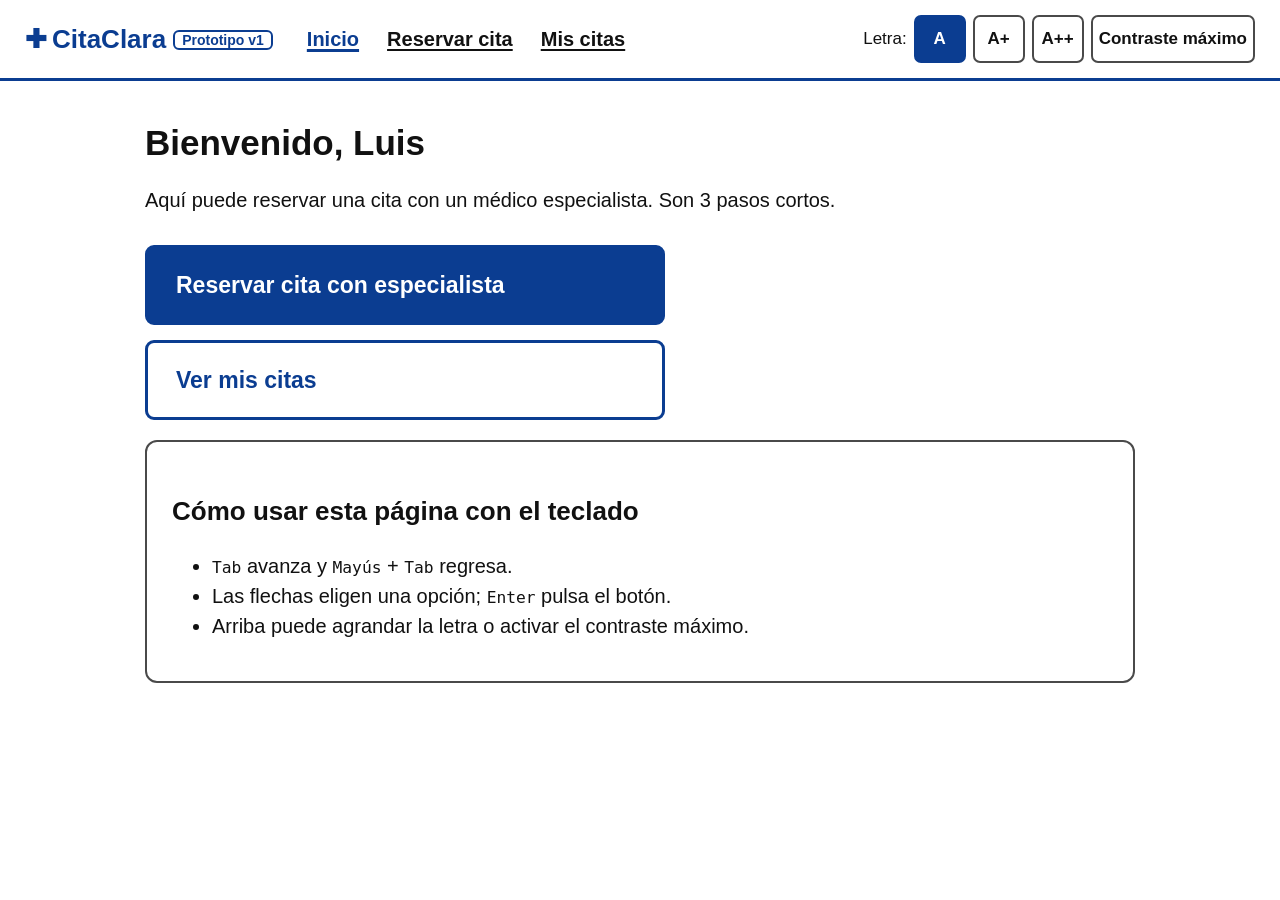
<file: prototipo/v1/index.html>
<!doctype html>
<html lang="es">
<head>
  <meta charset="utf-8">
  <meta name="viewport" content="width=device-width, initial-scale=1">
  <title>CitaClara · Reservar cita de especialidad (v1)</title>
  <link rel="stylesheet" href="styles.css">
</head>
<body>
  <a class="saltar" href="#contenido" data-saltar>Saltar al contenido principal</a>

  <header class="cabecera">
    <div class="marca"><span class="logo" aria-hidden="true">✚</span>CitaClara<span class="version">Prototipo v1</span></div>
    <nav aria-label="Menú principal">
      <ul>
        <li><a href="#/inicio" data-menu="inicio">Inicio</a></li>
        <li><a href="#/paso-1" data-menu="paso">Reservar cita</a></li>
        <li><a href="#/mis-citas" data-menu="mis-citas">Mis citas</a></li>
      </ul>
    </nav>
    <div class="ajustes" role="group" aria-label="Ajustes de lectura">
      <span aria-hidden="true">Letra:</span>
      <button type="button" data-tam="1" aria-pressed="true">A<span class="solo-lector"> tamaño normal</span></button>
      <button type="button" data-tam="1.25" aria-pressed="false">A+<span class="solo-lector"> letra grande</span></button>
      <button type="button" data-tam="1.5" aria-pressed="false">A++<span class="solo-lector"> letra muy grande</span></button>
      <button type="button" id="btn-contraste" aria-pressed="false">Contraste máximo</button>
    </div>
  </header>

  <main id="contenido" tabindex="-1">
    <div id="vista"></div>
  </main>

  <!-- Región que anuncia cambios al lector de pantalla -->
  <div id="anuncio" class="solo-lector" aria-live="polite" aria-atomic="true"></div>

  <!-- Diálogo reutilizable de confirmación (Cancelar reserva / Cancelar cita) -->
  <dialog id="dialogo" aria-labelledby="dialogo-titulo" aria-describedby="dialogo-texto">
    <h2 id="dialogo-titulo"></h2>
    <p id="dialogo-texto"></p>
    <div class="acciones">
      <button type="button" class="boton boton--primario" id="dialogo-seguro"></button>
      <button type="button" class="boton boton--secundario" id="dialogo-peligro"></button>
    </div>
  </dialog>

  <script src="observador.js"></script>
  <script src="app.js"></script>
</body>
</html>
</file>
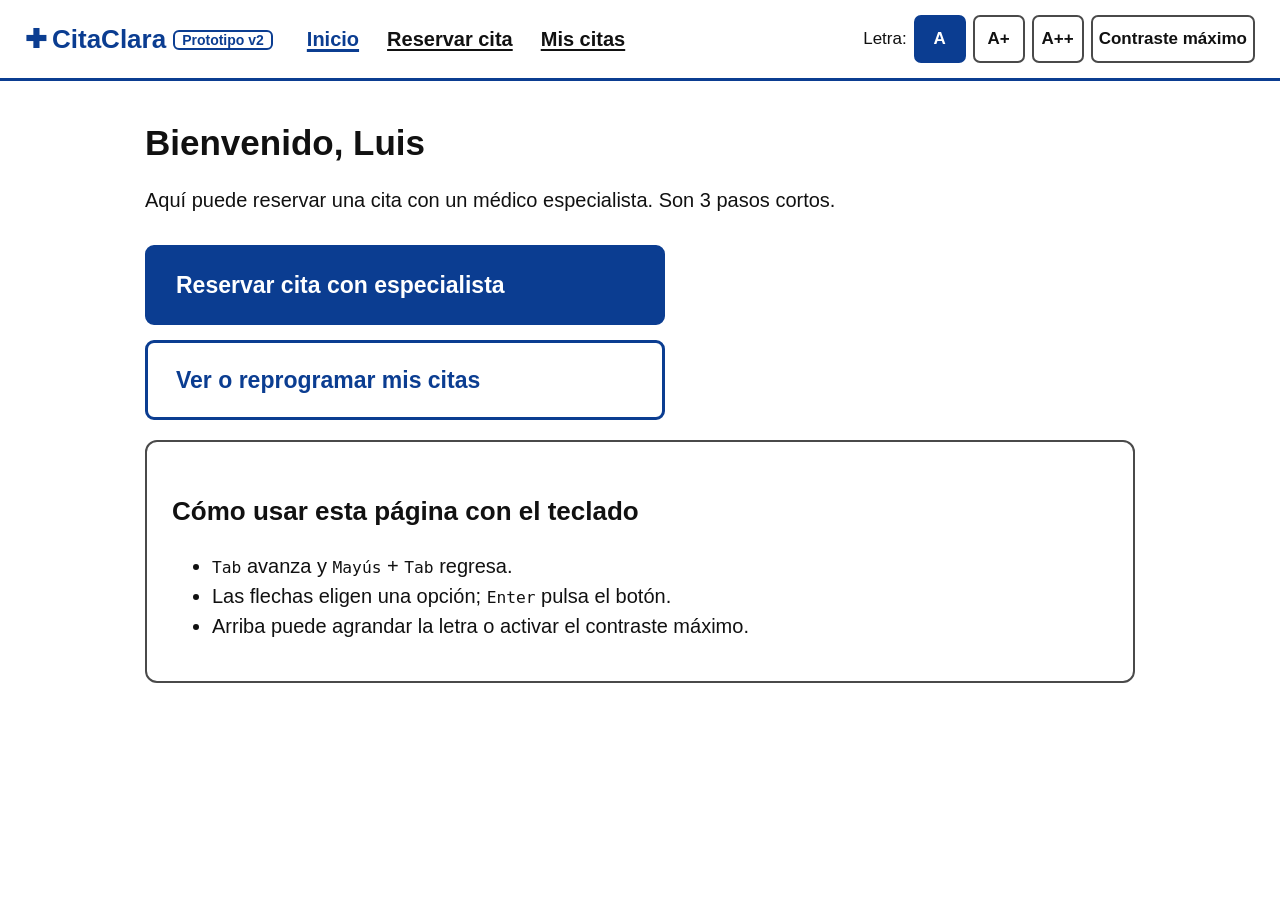
<file: prototipo/v2/index.html>
<!doctype html>
<html lang="es">
<head>
  <meta charset="utf-8">
  <meta name="viewport" content="width=device-width, initial-scale=1">
  <title>CitaClara · Reservar cita de especialidad (v2)</title>
  <link rel="stylesheet" href="styles.css">
</head>
<body>
  <a class="saltar" href="#contenido" data-saltar>Saltar al contenido principal</a>

  <header class="cabecera">
    <div class="marca"><span class="logo" aria-hidden="true">✚</span>CitaClara<span class="version">Prototipo v2</span></div>
    <nav aria-label="Menú principal">
      <ul>
        <li><a href="#/inicio" data-menu="inicio">Inicio</a></li>
        <li><a href="#/paso-1" data-menu="paso">Reservar cita</a></li>
        <li><a href="#/mis-citas" data-menu="mis-citas">Mis citas</a></li>
      </ul>
    </nav>
    <div class="ajustes" role="group" aria-label="Ajustes de lectura">
      <span aria-hidden="true">Letra:</span>
      <button type="button" data-tam="1" aria-pressed="true">A<span class="solo-lector"> tamaño normal</span></button>
      <button type="button" data-tam="1.25" aria-pressed="false">A+<span class="solo-lector"> letra grande</span></button>
      <button type="button" data-tam="1.5" aria-pressed="false">A++<span class="solo-lector"> letra muy grande</span></button>
      <button type="button" id="btn-contraste" aria-pressed="false">Contraste máximo</button>
    </div>
  </header>

  <main id="contenido" tabindex="-1">
    <div id="vista"></div>
  </main>

  <!-- Región que anuncia cambios al lector de pantalla -->
  <div id="anuncio" class="solo-lector" aria-live="polite" aria-atomic="true"></div>

  <!-- Diálogo reutilizable de confirmación (Cancelar reserva / Cancelar cita) -->
  <dialog id="dialogo" aria-labelledby="dialogo-titulo" aria-describedby="dialogo-texto">
    <h2 id="dialogo-titulo"></h2>
    <p id="dialogo-texto"></p>
    <div class="acciones">
      <button type="button" class="boton boton--primario" id="dialogo-seguro"></button>
      <button type="button" class="boton boton--secundario" id="dialogo-peligro"></button>
    </div>
  </dialog>

  <script src="observador.js"></script>
  <script src="app.js"></script>
</body>
</html>
</file>
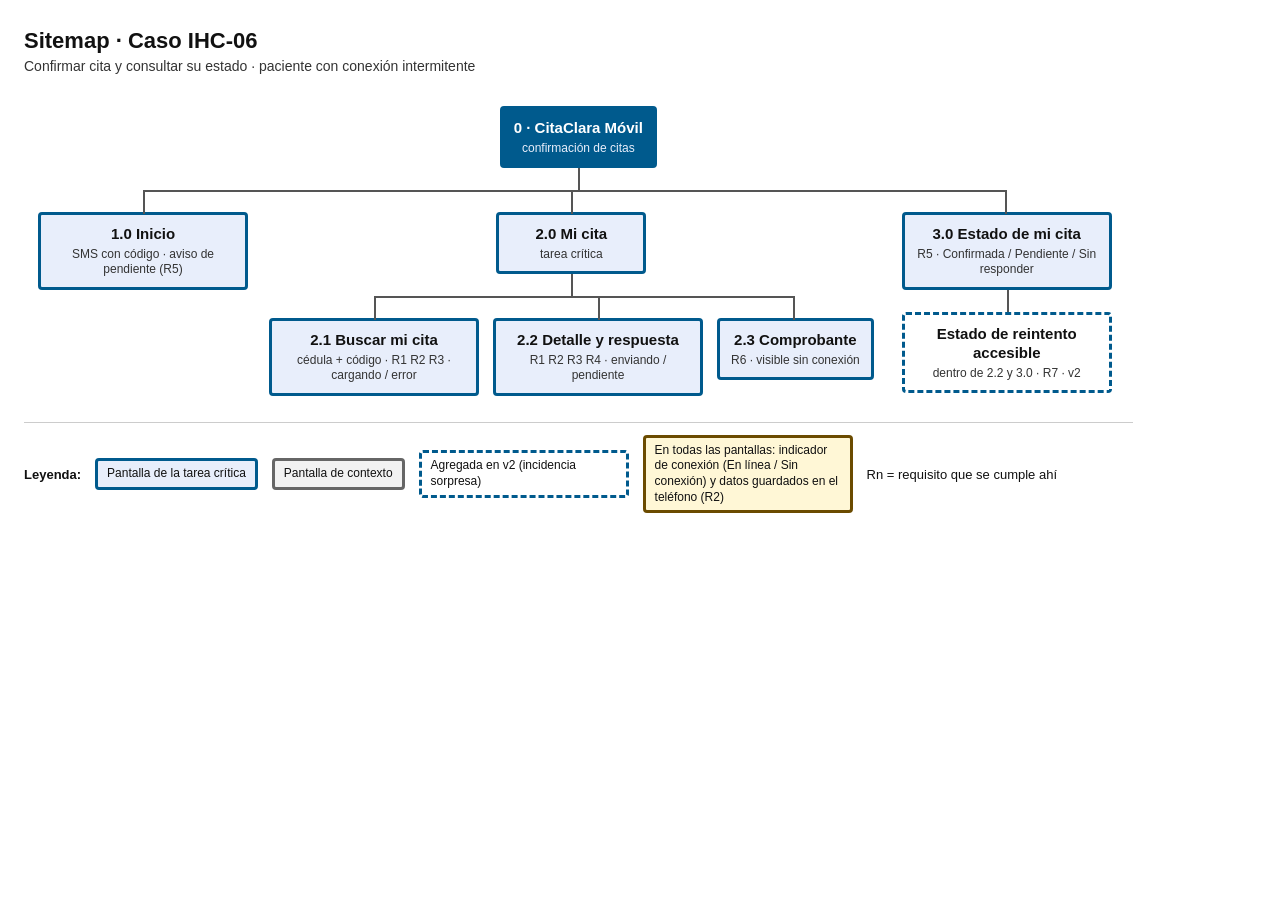
<file: diagramas/sitemap.html>
<!doctype html><html lang="es"><head><meta charset="utf-8"><title>Sitemap · Caso IHC-06</title><style>
*{box-sizing:border-box} body{margin:0;padding:28px 24px;font-family:Arial,Helvetica,sans-serif;background:#fff;color:#111;display:inline-block}
h1{font-size:22px;margin:0 0 4px} p.sub{margin:0 0 10px;color:#333;font-size:14px}
.tree ul{padding-top:22px;position:relative;display:flex;justify-content:center;margin:0;padding-left:0}
.tree li{list-style:none;text-align:center;position:relative;padding:22px 7px 0}
.tree li::before,.tree li::after{content:'';position:absolute;top:0;right:50%;border-top:2px solid #555;width:50%;height:22px}
.tree li::after{right:auto;left:50%;border-left:2px solid #555}
.tree li:only-child::after,.tree li:only-child::before{display:none}
.tree li:only-child{padding-top:0}
.tree li:first-child::before,.tree li:last-child::after{border:0 none}
.tree li:last-child::before{border-right:2px solid #555}
.tree ul ul::before{content:'';position:absolute;top:0;left:50%;border-left:2px solid #555;width:0;height:22px}
.n{display:inline-block;min-width:150px;max-width:210px;padding:9px 11px;border:3px solid #005a8d;background:#e8eefb;border-radius:4px;font-size:14px;line-height:1.3}
.n b{display:block;font-size:15px}
.n small{display:block;font-size:12px;color:#333;margin-top:3px}
.raiz{background:#005a8d;color:#fff}.raiz small{color:#e8eefb}
.ctx{border-color:#666;background:#f2f2f2}
.nuevo{border-style:dashed;background:#fff}
.ley{display:flex;gap:14px;flex-wrap:wrap;margin-top:26px;font-size:13px;align-items:center;border-top:1px solid #ccc;padding-top:12px}
.ley .n{min-width:0;font-size:12px;padding:5px 9px}
.glob{background:#fff7d6;border-color:#6b4b00}
</style></head><body><h1>Sitemap · Caso IHC-06</h1><p class="sub">Confirmar cita y consultar su estado · paciente con conexión intermitente</p><div class="tree"><ul><li><div class="n raiz"><b>0 · CitaClara Móvil</b><small>confirmación de citas</small></div><ul><li><div class="n "><b>1.0 Inicio</b><small>SMS con código · aviso de pendiente (R5)</small></div></li><li><div class="n "><b>2.0 Mi cita</b><small>tarea crítica</small></div><ul><li><div class="n "><b>2.1 Buscar mi cita</b><small>cédula + código · R1 R2 R3 · cargando / error</small></div></li><li><div class="n "><b>2.2 Detalle y respuesta</b><small>R1 R2 R3 R4 · enviando / pendiente</small></div></li><li><div class="n "><b>2.3 Comprobante</b><small>R6 · visible sin conexión</small></div></li></ul></li><li><div class="n "><b>3.0 Estado de mi cita</b><small>R5 · Confirmada / Pendiente / Sin responder</small></div><ul><li><div class="n nuevo"><b>Estado de reintento accesible</b><small>dentro de 2.2 y 3.0 · R7 · v2</small></div></li></ul></li></ul></li></ul></div><div class="ley"><strong>Leyenda:</strong><span class="n">Pantalla de la tarea crítica</span><span class="n ctx">Pantalla de contexto</span><span class="n nuevo">Agregada en v2 (incidencia sorpresa)</span><span class="n glob">En todas las pantallas: indicador de conexión (En línea / Sin conexión) y datos guardados en el teléfono (R2)</span><span>Rn = requisito que se cumple ahí</span></div></body></html>
</file>
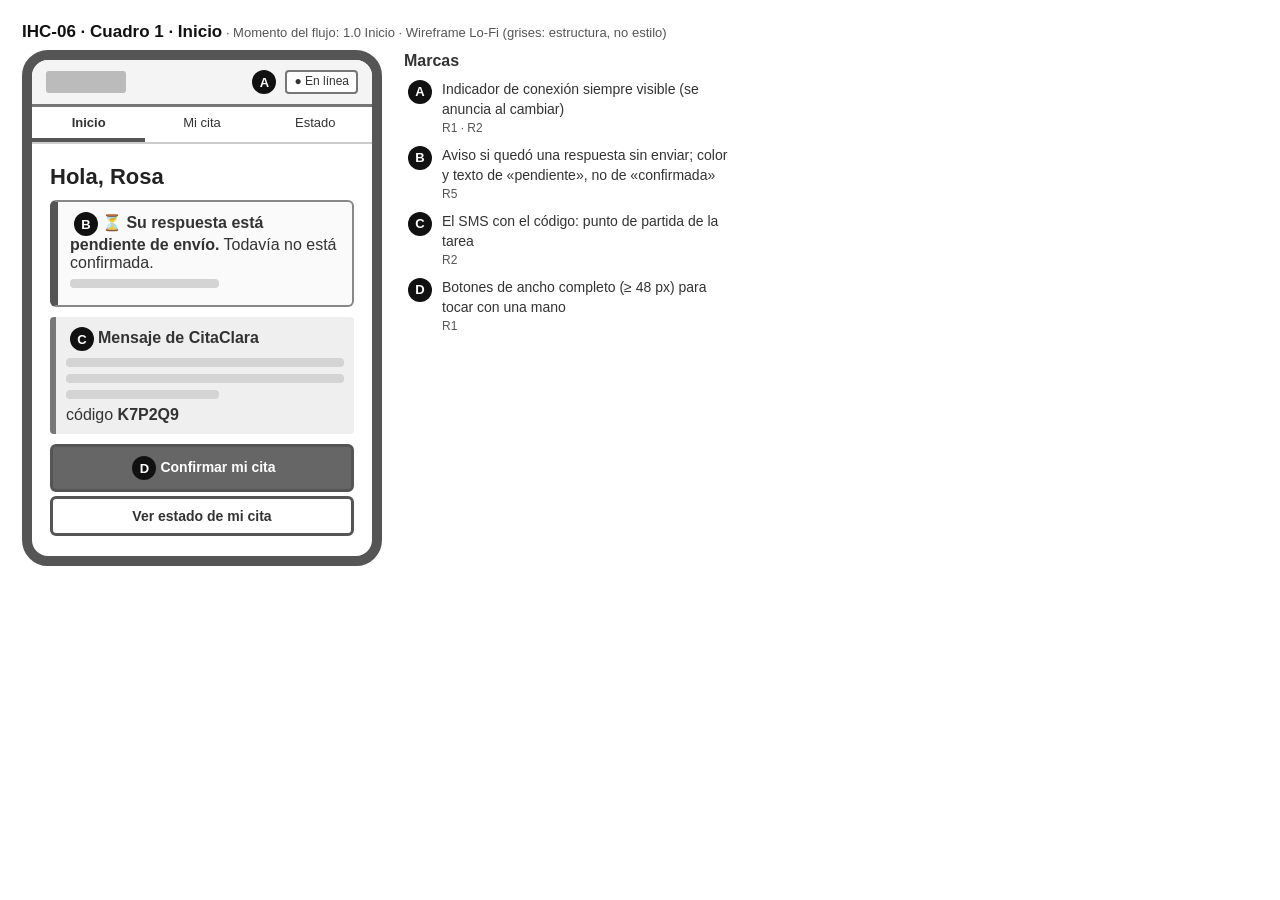
<file: wireframes/fuente/01-inicio.html>
<!doctype html><html lang="es"><head><meta charset="utf-8"><title>IHC-06 · Cuadro 1 · Inicio</title><style>
*{box-sizing:border-box} body{margin:0;padding:22px;background:#fff;font-family:Arial,Helvetica,sans-serif;color:#333;display:inline-block}
.cab{font-size:13px;color:#555;margin:0 0 8px}.cab b{color:#111;font-size:17px}
.lienzo{display:flex;gap:22px;align-items:flex-start}
.frame{border:3px solid #444;border-radius:8px;background:#fff;overflow:hidden}
.frame.esc{width:820px}.frame.mov{width:360px;border-radius:26px;border-width:10px;border-color:#555}
.barra{display:flex;align-items:center;gap:12px;padding:10px 14px;border-bottom:3px solid #777;background:#f4f4f4;font-size:14px}
.barra .logo{width:110px;height:22px;background:#bbb;border-radius:3px}
.barra .menu{display:flex;gap:14px}.barra .menu span{border-bottom:2px solid #999}
.barra .der{margin-left:auto;display:flex;gap:5px}
.chip{border:2px solid #777;border-radius:4px;padding:2px 7px;font-size:12px;background:#fff}
.chip.act{background:#777;color:#fff}
.tabs{display:flex;border-bottom:2px solid #ccc}.tabs span{flex:1;text-align:center;padding:8px 0;font-size:13px}.tabs .act{border-bottom:4px solid #555;font-weight:700}
.cont{padding:16px 18px}
h1{font-size:22px;margin:4px 0 10px;color:#222}
h2{font-size:16px;margin:6px 0 6px;color:#222}
.l{height:9px;background:#d4d4d4;border-radius:4px;margin:7px 0}
.l.c{width:55%}.l.m{width:75%}
.caja{border:2px solid #888;border-radius:6px;padding:10px 12px;margin:10px 0;background:#fafafa}
.caja.aviso{border-left:8px solid #555}
.caja.err{border:3px dashed #333;background:#f0f0f0}
.caja.ok{border:3px solid #333;background:#f0f0f0}
.btn{display:inline-block;border:3px solid #555;border-radius:6px;padding:9px 16px;font-weight:700;font-size:14px;margin:4px 6px 4px 0;background:#fff;color:#333}
.btn.p{background:#666;color:#fff}.btn.g{display:block;width:62%;padding:15px 16px;font-size:16px}.btn.b{display:block;text-align:center;width:100%}
.btn.t{border-color:transparent;text-decoration:underline;padding-left:4px}
.lab{font-weight:700;font-size:15px;margin:10px 0 2px;color:#222}.ay{font-size:12px;color:#666;margin-bottom:5px}
.inp{border:3px solid #666;border-radius:5px;height:40px;width:300px;padding:8px;font-size:14px;color:#777}
.mov .inp{width:100%}
.errtxt{font-weight:700;color:#222;font-size:13px;margin:4px 0}
.campoerr{border-left:7px solid #333;padding-left:10px}
.pasos{display:flex;gap:6px;margin-bottom:6px}.pasos span{border:2px solid #888;border-radius:14px;padding:2px 9px;font-size:11px}.pasos .act{background:#666;color:#fff;border-color:#666}
.horas{display:grid;grid-template-columns:repeat(4,1fr);gap:7px}
.hora{border:3px solid #666;border-radius:6px;padding:7px 8px;font-size:13px}.hora b{display:block;font-size:15px}
.hora.oc{border-style:dashed;background:repeating-linear-gradient(135deg,#eee 0 6px,#fff 6px 12px)}.hora.oc b{text-decoration:line-through}
.hora.sel{border-width:5px}
dl{margin:0}dl div{display:grid;grid-template-columns:130px 1fr;border-bottom:1px solid #ddd;padding:5px 0;font-size:13px}dt{font-weight:700}dd{margin:0}
.m{display:inline-flex;align-items:center;justify-content:center;width:24px;height:24px;border-radius:50%;background:#111;color:#fff;font-weight:700;font-size:13px;margin:0 4px;vertical-align:middle;flex:none}
.notas{width:330px;font-size:14px;line-height:1.4}
.notas h3{margin:0 0 8px;font-size:16px}
.notas li{list-style:none;display:flex;gap:6px;margin:0 0 10px;padding:0}.notas ul{padding:0;margin:0}
.notas .r{font-size:12px;color:#555;display:block}
.cod{font-size:20px;font-weight:800;letter-spacing:2px;color:#222}
.sms{background:#efefef;border-left:6px solid #777;border-radius:4px;padding:10px;margin:10px 0}
.estado{border-top:2px solid #666;margin-top:8px;padding-top:6px;font-weight:700;font-size:13px}
.ins{display:inline-block;border:2px dashed #444;border-radius:12px;padding:1px 8px;font-size:12px;font-weight:700}
.spin{display:inline-block;width:18px;height:18px;border:3px solid #ccc;border-top-color:#555;border-radius:50%;vertical-align:middle;margin-right:6px}
</style></head><body><p class="cab"><b>IHC-06 · Cuadro 1 · Inicio</b> · Momento del flujo: 1.0 Inicio · Wireframe Lo-Fi (grises: estructura, no estilo)</p><div class="lienzo"><div class="frame mov"><div class="barra"><div class="logo" style="width:80px"></div><div class="der"><span class="m">A</span><span class="chip">● En línea</span></div></div><div class="tabs"><span class="act">Inicio</span><span class="">Mi cita</span><span class="">Estado</span></div><div class="cont"><h1>Hola, Rosa</h1><div class="caja aviso"><b><span class="m">B</span>⏳ Su respuesta está pendiente de envío.</b> Todavía no está confirmada.<div class="l c"></div></div><div class="sms"><b><span class="m">C</span>Mensaje de CitaClara</b><div class="l"></div><div class="l"></div><div class="l c"></div>código <b>K7P2Q9</b></div><span class="btn p b"><span class="m">D</span>Confirmar mi cita</span><span class="btn b">Ver estado de mi cita</span></div></div><aside class="notas"><h3>Marcas</h3><ul><li><span class="m">A</span><span>Indicador de conexión siempre visible (se anuncia al cambiar)<span class="r">R1 · R2</span></span></li><li><span class="m">B</span><span>Aviso si quedó una respuesta sin enviar; color y texto de «pendiente», no de «confirmada»<span class="r">R5</span></span></li><li><span class="m">C</span><span>El SMS con el código: punto de partida de la tarea<span class="r">R2</span></span></li><li><span class="m">D</span><span>Botones de ancho completo (≥ 48 px) para tocar con una mano<span class="r">R1</span></span></li></ul></aside></div></body></html>
</file>
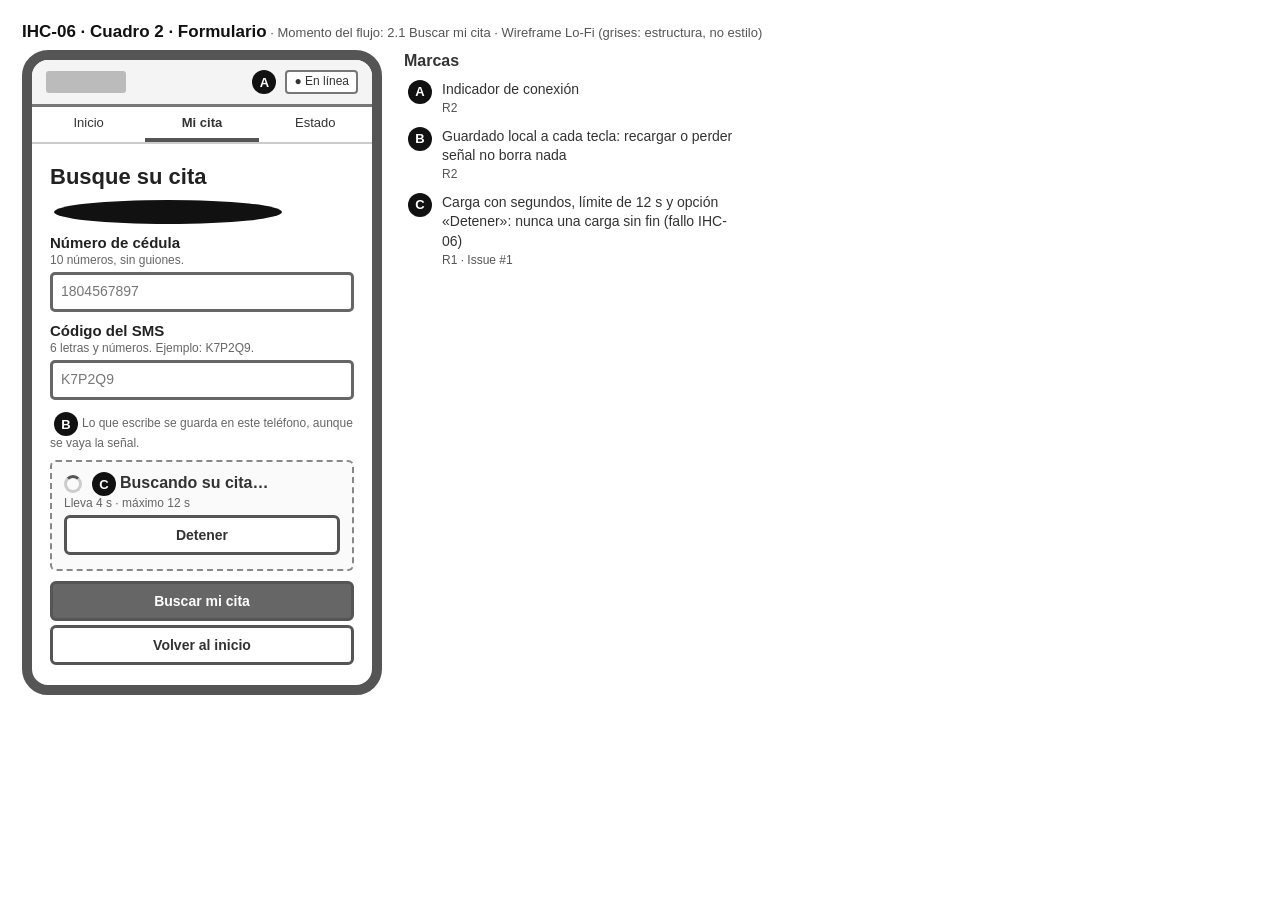
<file: wireframes/fuente/02-formulario.html>
<!doctype html><html lang="es"><head><meta charset="utf-8"><title>IHC-06 · Cuadro 2 · Formulario</title><style>
*{box-sizing:border-box} body{margin:0;padding:22px;background:#fff;font-family:Arial,Helvetica,sans-serif;color:#333;display:inline-block}
.cab{font-size:13px;color:#555;margin:0 0 8px}.cab b{color:#111;font-size:17px}
.lienzo{display:flex;gap:22px;align-items:flex-start}
.frame{border:3px solid #444;border-radius:8px;background:#fff;overflow:hidden}
.frame.esc{width:820px}.frame.mov{width:360px;border-radius:26px;border-width:10px;border-color:#555}
.barra{display:flex;align-items:center;gap:12px;padding:10px 14px;border-bottom:3px solid #777;background:#f4f4f4;font-size:14px}
.barra .logo{width:110px;height:22px;background:#bbb;border-radius:3px}
.barra .menu{display:flex;gap:14px}.barra .menu span{border-bottom:2px solid #999}
.barra .der{margin-left:auto;display:flex;gap:5px}
.chip{border:2px solid #777;border-radius:4px;padding:2px 7px;font-size:12px;background:#fff}
.chip.act{background:#777;color:#fff}
.tabs{display:flex;border-bottom:2px solid #ccc}.tabs span{flex:1;text-align:center;padding:8px 0;font-size:13px}.tabs .act{border-bottom:4px solid #555;font-weight:700}
.cont{padding:16px 18px}
h1{font-size:22px;margin:4px 0 10px;color:#222}
h2{font-size:16px;margin:6px 0 6px;color:#222}
.l{height:9px;background:#d4d4d4;border-radius:4px;margin:7px 0}
.l.c{width:55%}.l.m{width:75%}
.caja{border:2px solid #888;border-radius:6px;padding:10px 12px;margin:10px 0;background:#fafafa}
.caja.aviso{border-left:8px solid #555}
.caja.err{border:3px dashed #333;background:#f0f0f0}
.caja.ok{border:3px solid #333;background:#f0f0f0}
.btn{display:inline-block;border:3px solid #555;border-radius:6px;padding:9px 16px;font-weight:700;font-size:14px;margin:4px 6px 4px 0;background:#fff;color:#333}
.btn.p{background:#666;color:#fff}.btn.g{display:block;width:62%;padding:15px 16px;font-size:16px}.btn.b{display:block;text-align:center;width:100%}
.btn.t{border-color:transparent;text-decoration:underline;padding-left:4px}
.lab{font-weight:700;font-size:15px;margin:10px 0 2px;color:#222}.ay{font-size:12px;color:#666;margin-bottom:5px}
.inp{border:3px solid #666;border-radius:5px;height:40px;width:300px;padding:8px;font-size:14px;color:#777}
.mov .inp{width:100%}
.errtxt{font-weight:700;color:#222;font-size:13px;margin:4px 0}
.campoerr{border-left:7px solid #333;padding-left:10px}
.pasos{display:flex;gap:6px;margin-bottom:6px}.pasos span{border:2px solid #888;border-radius:14px;padding:2px 9px;font-size:11px}.pasos .act{background:#666;color:#fff;border-color:#666}
.horas{display:grid;grid-template-columns:repeat(4,1fr);gap:7px}
.hora{border:3px solid #666;border-radius:6px;padding:7px 8px;font-size:13px}.hora b{display:block;font-size:15px}
.hora.oc{border-style:dashed;background:repeating-linear-gradient(135deg,#eee 0 6px,#fff 6px 12px)}.hora.oc b{text-decoration:line-through}
.hora.sel{border-width:5px}
dl{margin:0}dl div{display:grid;grid-template-columns:130px 1fr;border-bottom:1px solid #ddd;padding:5px 0;font-size:13px}dt{font-weight:700}dd{margin:0}
.m{display:inline-flex;align-items:center;justify-content:center;width:24px;height:24px;border-radius:50%;background:#111;color:#fff;font-weight:700;font-size:13px;margin:0 4px;vertical-align:middle;flex:none}
.notas{width:330px;font-size:14px;line-height:1.4}
.notas h3{margin:0 0 8px;font-size:16px}
.notas li{list-style:none;display:flex;gap:6px;margin:0 0 10px;padding:0}.notas ul{padding:0;margin:0}
.notas .r{font-size:12px;color:#555;display:block}
.cod{font-size:20px;font-weight:800;letter-spacing:2px;color:#222}
.sms{background:#efefef;border-left:6px solid #777;border-radius:4px;padding:10px;margin:10px 0}
.estado{border-top:2px solid #666;margin-top:8px;padding-top:6px;font-weight:700;font-size:13px}
.ins{display:inline-block;border:2px dashed #444;border-radius:12px;padding:1px 8px;font-size:12px;font-weight:700}
.spin{display:inline-block;width:18px;height:18px;border:3px solid #ccc;border-top-color:#555;border-radius:50%;vertical-align:middle;margin-right:6px}
</style></head><body><p class="cab"><b>IHC-06 · Cuadro 2 · Formulario</b> · Momento del flujo: 2.1 Buscar mi cita · Wireframe Lo-Fi (grises: estructura, no estilo)</p><div class="lienzo"><div class="frame mov"><div class="barra"><div class="logo" style="width:80px"></div><div class="der"><span class="m">A</span><span class="chip">● En línea</span></div></div><div class="tabs"><span class="">Inicio</span><span class="act">Mi cita</span><span class="">Estado</span></div><div class="cont"><h1>Busque su cita</h1><div class="l m"></div><div class="lab">Número de cédula</div><div class="ay">10 números, sin guiones.</div><div class="inp">1804567897</div><div class="lab">Código del SMS</div><div class="ay">6 letras y números. Ejemplo: K7P2Q9.</div><div class="inp">K7P2Q9</div><p class="ay"><span class="m">B</span>Lo que escribe se guarda en este teléfono, aunque se vaya la señal.</p><div class="caja" style="border-style:dashed"><span class="spin"></span><b><span class="m">C</span>Buscando su cita…</b><div class="ay">Lleva 4 s · máximo 12 s</div><span class="btn b">Detener</span></div><span class="btn p b">Buscar mi cita</span><span class="btn b">Volver al inicio</span></div></div><aside class="notas"><h3>Marcas</h3><ul><li><span class="m">A</span><span>Indicador de conexión<span class="r">R2</span></span></li><li><span class="m">B</span><span>Guardado local a cada tecla: recargar o perder señal no borra nada<span class="r">R2</span></span></li><li><span class="m">C</span><span>Carga con segundos, límite de 12 s y opción «Detener»: nunca una carga sin fin (fallo IHC-06)<span class="r">R1 · Issue #1</span></span></li></ul></aside></div></body></html>
</file>
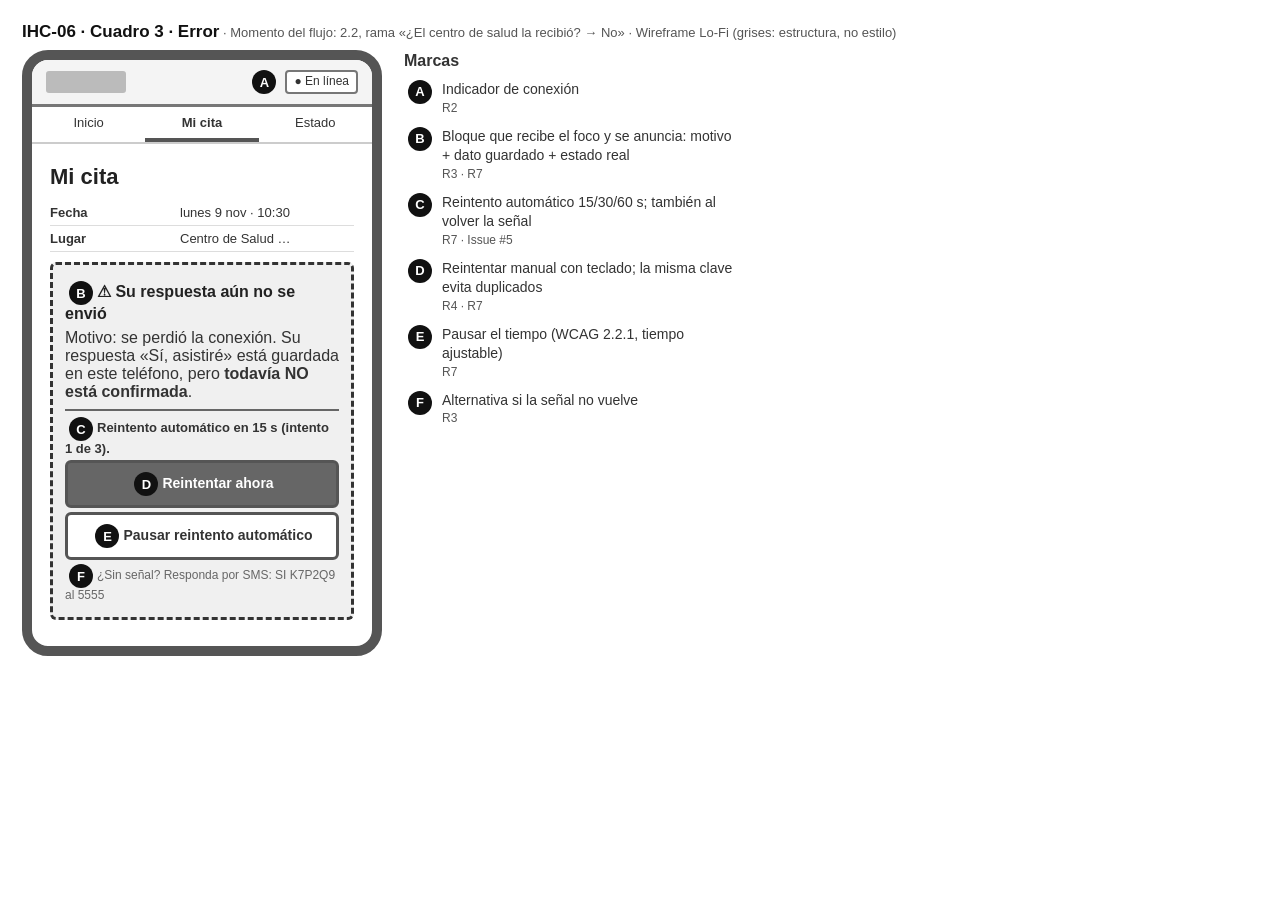
<file: wireframes/fuente/03-error.html>
<!doctype html><html lang="es"><head><meta charset="utf-8"><title>IHC-06 · Cuadro 3 · Error</title><style>
*{box-sizing:border-box} body{margin:0;padding:22px;background:#fff;font-family:Arial,Helvetica,sans-serif;color:#333;display:inline-block}
.cab{font-size:13px;color:#555;margin:0 0 8px}.cab b{color:#111;font-size:17px}
.lienzo{display:flex;gap:22px;align-items:flex-start}
.frame{border:3px solid #444;border-radius:8px;background:#fff;overflow:hidden}
.frame.esc{width:820px}.frame.mov{width:360px;border-radius:26px;border-width:10px;border-color:#555}
.barra{display:flex;align-items:center;gap:12px;padding:10px 14px;border-bottom:3px solid #777;background:#f4f4f4;font-size:14px}
.barra .logo{width:110px;height:22px;background:#bbb;border-radius:3px}
.barra .menu{display:flex;gap:14px}.barra .menu span{border-bottom:2px solid #999}
.barra .der{margin-left:auto;display:flex;gap:5px}
.chip{border:2px solid #777;border-radius:4px;padding:2px 7px;font-size:12px;background:#fff}
.chip.act{background:#777;color:#fff}
.tabs{display:flex;border-bottom:2px solid #ccc}.tabs span{flex:1;text-align:center;padding:8px 0;font-size:13px}.tabs .act{border-bottom:4px solid #555;font-weight:700}
.cont{padding:16px 18px}
h1{font-size:22px;margin:4px 0 10px;color:#222}
h2{font-size:16px;margin:6px 0 6px;color:#222}
.l{height:9px;background:#d4d4d4;border-radius:4px;margin:7px 0}
.l.c{width:55%}.l.m{width:75%}
.caja{border:2px solid #888;border-radius:6px;padding:10px 12px;margin:10px 0;background:#fafafa}
.caja.aviso{border-left:8px solid #555}
.caja.err{border:3px dashed #333;background:#f0f0f0}
.caja.ok{border:3px solid #333;background:#f0f0f0}
.btn{display:inline-block;border:3px solid #555;border-radius:6px;padding:9px 16px;font-weight:700;font-size:14px;margin:4px 6px 4px 0;background:#fff;color:#333}
.btn.p{background:#666;color:#fff}.btn.g{display:block;width:62%;padding:15px 16px;font-size:16px}.btn.b{display:block;text-align:center;width:100%}
.btn.t{border-color:transparent;text-decoration:underline;padding-left:4px}
.lab{font-weight:700;font-size:15px;margin:10px 0 2px;color:#222}.ay{font-size:12px;color:#666;margin-bottom:5px}
.inp{border:3px solid #666;border-radius:5px;height:40px;width:300px;padding:8px;font-size:14px;color:#777}
.mov .inp{width:100%}
.errtxt{font-weight:700;color:#222;font-size:13px;margin:4px 0}
.campoerr{border-left:7px solid #333;padding-left:10px}
.pasos{display:flex;gap:6px;margin-bottom:6px}.pasos span{border:2px solid #888;border-radius:14px;padding:2px 9px;font-size:11px}.pasos .act{background:#666;color:#fff;border-color:#666}
.horas{display:grid;grid-template-columns:repeat(4,1fr);gap:7px}
.hora{border:3px solid #666;border-radius:6px;padding:7px 8px;font-size:13px}.hora b{display:block;font-size:15px}
.hora.oc{border-style:dashed;background:repeating-linear-gradient(135deg,#eee 0 6px,#fff 6px 12px)}.hora.oc b{text-decoration:line-through}
.hora.sel{border-width:5px}
dl{margin:0}dl div{display:grid;grid-template-columns:130px 1fr;border-bottom:1px solid #ddd;padding:5px 0;font-size:13px}dt{font-weight:700}dd{margin:0}
.m{display:inline-flex;align-items:center;justify-content:center;width:24px;height:24px;border-radius:50%;background:#111;color:#fff;font-weight:700;font-size:13px;margin:0 4px;vertical-align:middle;flex:none}
.notas{width:330px;font-size:14px;line-height:1.4}
.notas h3{margin:0 0 8px;font-size:16px}
.notas li{list-style:none;display:flex;gap:6px;margin:0 0 10px;padding:0}.notas ul{padding:0;margin:0}
.notas .r{font-size:12px;color:#555;display:block}
.cod{font-size:20px;font-weight:800;letter-spacing:2px;color:#222}
.sms{background:#efefef;border-left:6px solid #777;border-radius:4px;padding:10px;margin:10px 0}
.estado{border-top:2px solid #666;margin-top:8px;padding-top:6px;font-weight:700;font-size:13px}
.ins{display:inline-block;border:2px dashed #444;border-radius:12px;padding:1px 8px;font-size:12px;font-weight:700}
.spin{display:inline-block;width:18px;height:18px;border:3px solid #ccc;border-top-color:#555;border-radius:50%;vertical-align:middle;margin-right:6px}
</style></head><body><p class="cab"><b>IHC-06 · Cuadro 3 · Error</b> · Momento del flujo: 2.2, rama «¿El centro de salud la recibió? → No» · Wireframe Lo-Fi (grises: estructura, no estilo)</p><div class="lienzo"><div class="frame mov"><div class="barra"><div class="logo" style="width:80px"></div><div class="der"><span class="m">A</span><span class="chip">● En línea</span></div></div><div class="tabs"><span class="">Inicio</span><span class="act">Mi cita</span><span class="">Estado</span></div><div class="cont"><h1>Mi cita</h1><dl><div><dt>Fecha</dt><dd>lunes 9 nov · 10:30</dd></div><div><dt>Lugar</dt><dd>Centro de Salud …</dd></div></dl><div class="caja err"><h2><span class="m">B</span>⚠ Su respuesta aún no se envió</h2>Motivo: se perdió la conexión. Su respuesta «Sí, asistiré» está guardada en este teléfono, pero <b>todavía NO está confirmada</b>.<div class="estado"><span class="m">C</span>Reintento automático en 15 s (intento 1 de 3).</div><span class="btn p b"><span class="m">D</span>Reintentar ahora</span><span class="btn b"><span class="m">E</span>Pausar reintento automático</span><div class="ay"><span class="m">F</span>¿Sin señal? Responda por SMS: SI K7P2Q9 al 5555</div></div></div></div><aside class="notas"><h3>Marcas</h3><ul><li><span class="m">A</span><span>Indicador de conexión<span class="r">R2</span></span></li><li><span class="m">B</span><span>Bloque que recibe el foco y se anuncia: motivo + dato guardado + estado real<span class="r">R3 · R7</span></span></li><li><span class="m">C</span><span>Reintento automático 15/30/60 s; también al volver la señal<span class="r">R7 · Issue #5</span></span></li><li><span class="m">D</span><span>Reintentar manual con teclado; la misma clave evita duplicados<span class="r">R4 · R7</span></span></li><li><span class="m">E</span><span>Pausar el tiempo (WCAG 2.2.1, tiempo ajustable)<span class="r">R7</span></span></li><li><span class="m">F</span><span>Alternativa si la señal no vuelve<span class="r">R3</span></span></li></ul></aside></div></body></html>
</file>
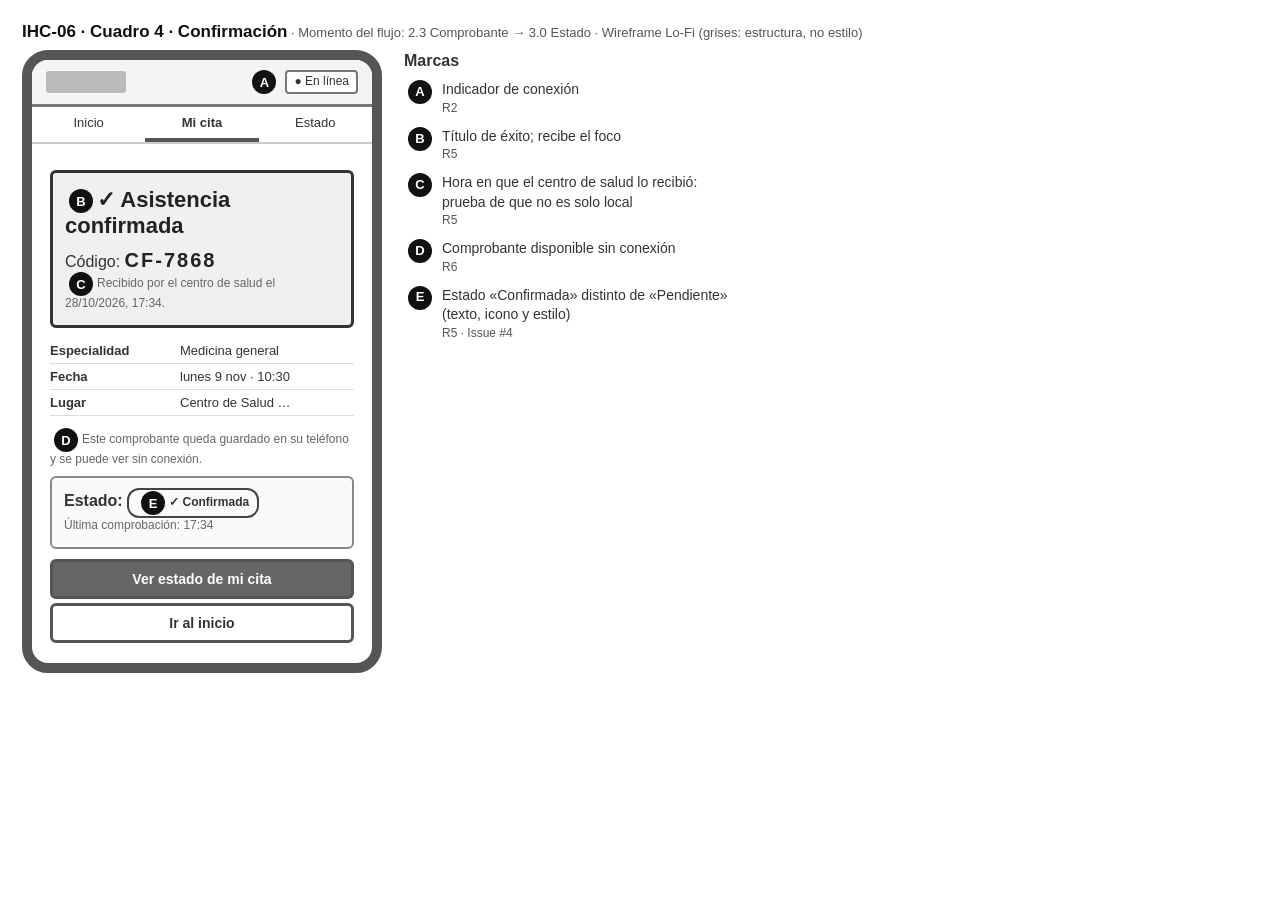
<file: wireframes/fuente/04-confirmacion.html>
<!doctype html><html lang="es"><head><meta charset="utf-8"><title>IHC-06 · Cuadro 4 · Confirmación</title><style>
*{box-sizing:border-box} body{margin:0;padding:22px;background:#fff;font-family:Arial,Helvetica,sans-serif;color:#333;display:inline-block}
.cab{font-size:13px;color:#555;margin:0 0 8px}.cab b{color:#111;font-size:17px}
.lienzo{display:flex;gap:22px;align-items:flex-start}
.frame{border:3px solid #444;border-radius:8px;background:#fff;overflow:hidden}
.frame.esc{width:820px}.frame.mov{width:360px;border-radius:26px;border-width:10px;border-color:#555}
.barra{display:flex;align-items:center;gap:12px;padding:10px 14px;border-bottom:3px solid #777;background:#f4f4f4;font-size:14px}
.barra .logo{width:110px;height:22px;background:#bbb;border-radius:3px}
.barra .menu{display:flex;gap:14px}.barra .menu span{border-bottom:2px solid #999}
.barra .der{margin-left:auto;display:flex;gap:5px}
.chip{border:2px solid #777;border-radius:4px;padding:2px 7px;font-size:12px;background:#fff}
.chip.act{background:#777;color:#fff}
.tabs{display:flex;border-bottom:2px solid #ccc}.tabs span{flex:1;text-align:center;padding:8px 0;font-size:13px}.tabs .act{border-bottom:4px solid #555;font-weight:700}
.cont{padding:16px 18px}
h1{font-size:22px;margin:4px 0 10px;color:#222}
h2{font-size:16px;margin:6px 0 6px;color:#222}
.l{height:9px;background:#d4d4d4;border-radius:4px;margin:7px 0}
.l.c{width:55%}.l.m{width:75%}
.caja{border:2px solid #888;border-radius:6px;padding:10px 12px;margin:10px 0;background:#fafafa}
.caja.aviso{border-left:8px solid #555}
.caja.err{border:3px dashed #333;background:#f0f0f0}
.caja.ok{border:3px solid #333;background:#f0f0f0}
.btn{display:inline-block;border:3px solid #555;border-radius:6px;padding:9px 16px;font-weight:700;font-size:14px;margin:4px 6px 4px 0;background:#fff;color:#333}
.btn.p{background:#666;color:#fff}.btn.g{display:block;width:62%;padding:15px 16px;font-size:16px}.btn.b{display:block;text-align:center;width:100%}
.btn.t{border-color:transparent;text-decoration:underline;padding-left:4px}
.lab{font-weight:700;font-size:15px;margin:10px 0 2px;color:#222}.ay{font-size:12px;color:#666;margin-bottom:5px}
.inp{border:3px solid #666;border-radius:5px;height:40px;width:300px;padding:8px;font-size:14px;color:#777}
.mov .inp{width:100%}
.errtxt{font-weight:700;color:#222;font-size:13px;margin:4px 0}
.campoerr{border-left:7px solid #333;padding-left:10px}
.pasos{display:flex;gap:6px;margin-bottom:6px}.pasos span{border:2px solid #888;border-radius:14px;padding:2px 9px;font-size:11px}.pasos .act{background:#666;color:#fff;border-color:#666}
.horas{display:grid;grid-template-columns:repeat(4,1fr);gap:7px}
.hora{border:3px solid #666;border-radius:6px;padding:7px 8px;font-size:13px}.hora b{display:block;font-size:15px}
.hora.oc{border-style:dashed;background:repeating-linear-gradient(135deg,#eee 0 6px,#fff 6px 12px)}.hora.oc b{text-decoration:line-through}
.hora.sel{border-width:5px}
dl{margin:0}dl div{display:grid;grid-template-columns:130px 1fr;border-bottom:1px solid #ddd;padding:5px 0;font-size:13px}dt{font-weight:700}dd{margin:0}
.m{display:inline-flex;align-items:center;justify-content:center;width:24px;height:24px;border-radius:50%;background:#111;color:#fff;font-weight:700;font-size:13px;margin:0 4px;vertical-align:middle;flex:none}
.notas{width:330px;font-size:14px;line-height:1.4}
.notas h3{margin:0 0 8px;font-size:16px}
.notas li{list-style:none;display:flex;gap:6px;margin:0 0 10px;padding:0}.notas ul{padding:0;margin:0}
.notas .r{font-size:12px;color:#555;display:block}
.cod{font-size:20px;font-weight:800;letter-spacing:2px;color:#222}
.sms{background:#efefef;border-left:6px solid #777;border-radius:4px;padding:10px;margin:10px 0}
.estado{border-top:2px solid #666;margin-top:8px;padding-top:6px;font-weight:700;font-size:13px}
.ins{display:inline-block;border:2px dashed #444;border-radius:12px;padding:1px 8px;font-size:12px;font-weight:700}
.spin{display:inline-block;width:18px;height:18px;border:3px solid #ccc;border-top-color:#555;border-radius:50%;vertical-align:middle;margin-right:6px}
</style></head><body><p class="cab"><b>IHC-06 · Cuadro 4 · Confirmación</b> · Momento del flujo: 2.3 Comprobante → 3.0 Estado · Wireframe Lo-Fi (grises: estructura, no estilo)</p><div class="lienzo"><div class="frame mov"><div class="barra"><div class="logo" style="width:80px"></div><div class="der"><span class="m">A</span><span class="chip">● En línea</span></div></div><div class="tabs"><span class="">Inicio</span><span class="act">Mi cita</span><span class="">Estado</span></div><div class="cont"><div class="caja ok"><h1><span class="m">B</span>✓ Asistencia confirmada</h1>Código: <span class="cod">CF-7868</span><div class="ay"><span class="m">C</span>Recibido por el centro de salud el 28/10/2026, 17:34.</div></div><dl><div><dt>Especialidad</dt><dd>Medicina general</dd></div><div><dt>Fecha</dt><dd>lunes 9 nov · 10:30</dd></div><div><dt>Lugar</dt><dd>Centro de Salud …</dd></div></dl><p class="ay"><span class="m">D</span>Este comprobante queda guardado en su teléfono y se puede ver sin conexión.</p><div class="caja"><b>Estado:</b> <span class="ins" style="border-style:solid"><span class="m">E</span>✓ Confirmada</span><div class="ay">Última comprobación: 17:34</div></div><span class="btn p b">Ver estado de mi cita</span><span class="btn b">Ir al inicio</span></div></div><aside class="notas"><h3>Marcas</h3><ul><li><span class="m">A</span><span>Indicador de conexión<span class="r">R2</span></span></li><li><span class="m">B</span><span>Título de éxito; recibe el foco<span class="r">R5</span></span></li><li><span class="m">C</span><span>Hora en que el centro de salud lo recibió: prueba de que no es solo local<span class="r">R5</span></span></li><li><span class="m">D</span><span>Comprobante disponible sin conexión<span class="r">R6</span></span></li><li><span class="m">E</span><span>Estado «Confirmada» distinto de «Pendiente» (texto, icono y estilo)<span class="r">R5 · Issue #4</span></span></li></ul></aside></div></body></html>
</file>
<file: prototipo/v1/styles.css>
/* CitaClara · Prototipo v1 · Caso IHC-05
   Persona: adulto mayor con visión reducida.
   Restricción: navegación accesible y alto contraste.
   Todos los pares de color de texto cumplen al menos 7:1 (WCAG AAA) sobre su fondo. */

:root {
  --texto: #111111;          /* 18.9:1 sobre blanco */
  --texto-suave: #333333;    /* 12.6:1 */
  --fondo: #ffffff;
  --fondo-suave: #f2f4f8;
  --borde: #4a4a4a;          /* 8.9:1, bordes de campos visibles */
  --primario: #0b3d91;       /* 10.0:1 con texto blanco */
  --primario-oscuro: #082c6a;
  --error: #a3001b;          /* 8.2:1 sobre blanco */
  --error-fondo: #fff1f2;
  --exito: #0a5c27;          /* 7.6:1 sobre su fondo verde */
  --exito-fondo: #eefaf2;
  --aviso-fondo: #fff7d6;
  --foco: #ffd400;
  --escala: 1;
}

/* Modo "Contraste máximo": amarillo y blanco sobre negro */
body.contraste-max {
  --texto: #ffffff;
  --texto-suave: #ffffff;
  --fondo: #000000;
  --fondo-suave: #111111;
  --borde: #ffffff;
  --primario: #ffe600;
  --primario-oscuro: #fff27a;
  --error: #ff8a8a;
  --error-fondo: #1a0000;
  --exito: #7dff9a;
  --exito-fondo: #001a07;
  --aviso-fondo: #1a1600;
}
body.contraste-max .boton--primario { color: #000; }

*, *::before, *::after { box-sizing: border-box; }
[hidden] { display: none !important; }
h1:focus { outline: none; box-shadow: none; } /* el título recibe el foco al cambiar de pantalla; no es un control */

html { font-size: calc(125% * var(--escala)); } /* 20 px base, 25 px y 30 px con A+ y A++ */

body {
  margin: 0;
  font-family: "Segoe UI", Verdana, Arial, sans-serif;
  line-height: 1.5;
  color: var(--texto);
  background: var(--fondo);
}

/* Foco muy visible: anillo amarillo + borde negro, funciona en fondo claro y oscuro */
:focus-visible {
  outline: 3px solid #000;
  outline-offset: 3px;
  box-shadow: 0 0 0 3px var(--foco);
}
body.contraste-max :focus-visible { outline-color: var(--foco); box-shadow: 0 0 0 3px #000; }

.solo-lector {
  position: absolute !important;
  width: 1px; height: 1px; padding: 0; margin: -1px;
  overflow: hidden; clip: rect(0 0 0 0); white-space: nowrap; border: 0;
}

.saltar {
  position: absolute; left: .5rem; top: -4rem;
  background: var(--foco); color: #000; padding: .5rem 1rem; z-index: 10;
  font-weight: 700;
}
.saltar:focus { top: .5rem; }

/* ---------- Cabecera ---------- */
.cabecera {
  display: flex; flex-wrap: wrap; align-items: center; gap: .5rem 1.5rem;
  padding: .75rem 1.25rem;
  border-bottom: 3px solid var(--primario);
  background: var(--fondo);
}
.marca { font-size: 1.3rem; font-weight: 800; color: var(--primario); }
.marca .logo { display: inline-block; margin-right: .25rem; }
.version {
  font-size: .7rem; font-weight: 600; vertical-align: middle;
  border: 2px solid currentColor; border-radius: .3rem; padding: 0 .35rem; margin-left: .35rem;
}
.cabecera nav ul { display: flex; flex-wrap: wrap; gap: .25rem 1rem; list-style: none; margin: 0; padding: 0; }
.cabecera nav a { color: var(--texto); font-weight: 600; padding: .25rem .2rem; }
.cabecera nav a[aria-current="page"] { color: var(--primario); text-decoration-thickness: 3px; }
.ajustes { display: flex; flex-wrap: wrap; align-items: center; gap: .35rem; margin-left: auto; font-size: .85rem; }
.ajustes button {
  font: inherit; font-weight: 700; min-width: 2.6rem; min-height: 2.4rem;
  border: 2px solid var(--borde); background: var(--fondo); color: var(--texto); border-radius: .35rem; cursor: pointer;
}
.ajustes button[aria-pressed="true"] { background: var(--primario); color: var(--fondo); border-color: var(--primario); }

/* ---------- Contenido ---------- */
main { max-width: 52rem; margin: 0 auto; padding: 1.25rem 1.25rem 4rem; }
main:focus { outline: none; }
h1 { font-size: 1.75rem; line-height: 1.25; margin: .75rem 0 1rem; }
h2 { font-size: 1.3rem; margin: 1.5rem 0 .5rem; }
p { margin: .5rem 0 1rem; }
a { color: var(--primario); text-decoration-thickness: 2px; text-underline-offset: 3px; }

.pasos {
  display: flex; flex-wrap: wrap; gap: .5rem; list-style: none; padding: 0; margin: 0 0 .5rem;
  font-size: .85rem; font-weight: 600;
}
.pasos li { border: 2px solid var(--borde); border-radius: 2rem; padding: .15rem .8rem; color: var(--texto-suave); }
.pasos li[aria-current="step"] { background: var(--primario); border-color: var(--primario); color: var(--fondo); }
.pasos li.hecho::before { content: "✓ "; }

.tarjeta {
  border: 2px solid var(--borde); border-radius: .6rem; padding: 1rem 1.25rem; margin: 1rem 0;
  background: var(--fondo);
}
.aviso { background: var(--aviso-fondo); border-left: 8px solid var(--texto); }

/* ---------- Formularios ---------- */
.campo, .grupo { margin: 0 0 1.75rem; padding: 0; border: 0; }
.campo--error, .grupo--error { border-left: 6px solid var(--error); padding-left: 1rem; }
.etiqueta, legend { display: block; font-weight: 700; font-size: 1.1rem; margin-bottom: .25rem; padding: 0; }
.ayuda { color: var(--texto-suave); margin: 0 0 .5rem; }
.mensaje-error { color: var(--error); font-weight: 700; margin: 0 0 .5rem; }

input[type="date"], input[type="text"], select {
  font: inherit; color: var(--texto); background: var(--fondo);
  border: 3px solid var(--borde); border-radius: .35rem;
  padding: .5rem .75rem; min-height: 3rem; width: 100%; max-width: 22rem;
}
input[aria-invalid="true"] { border-color: var(--error); }
select:disabled { opacity: 1; background: var(--fondo-suave); color: var(--texto-suave); }

.opciones { display: grid; gap: .6rem; grid-template-columns: repeat(auto-fill, minmax(14rem, 1fr)); }
.opcion {
  display: flex; align-items: center; gap: .75rem;
  border: 2px solid var(--borde); border-radius: .5rem; padding: .7rem 1rem; cursor: pointer; min-height: 3.25rem;
}
.opcion input { width: 1.5rem; height: 1.5rem; margin: 0; accent-color: var(--primario); flex: none; }
.opcion:has(input:checked) { border-width: 4px; border-color: var(--primario); background: var(--fondo-suave); font-weight: 700; }
.opcion small { display: block; font-weight: 400; color: var(--texto-suave); }

/* Horarios (v1): botones compactos; los ocupados se distinguen solo por estar en gris */
.horas { display: flex; flex-wrap: wrap; gap: .4rem; }
.hora {
  display: inline-flex; align-items: center; gap: .3rem; cursor: pointer;
  border: 1px solid #888; border-radius: .3rem; padding: .25rem .5rem; font-size: .85rem;
}
.hora input { margin: 0; }
.hora:has(input:checked) { background: var(--primario); color: #fff; border-color: var(--primario); }
.hora--ocupada { color: #b5b5b5; background: #f4f4f4; border-color: #dddddd; cursor: not-allowed; }

/* Resumen de errores */
.resumen-errores {
  border: 4px solid var(--error); background: var(--error-fondo); padding: .75rem 1.25rem; margin: 0 0 1.5rem;
}
.resumen-errores h2 { margin-top: .25rem; color: var(--error); }
.resumen-errores a { color: var(--error); font-weight: 700; }

/* ---------- Botones ---------- */
.acciones { display: flex; flex-wrap: wrap; gap: .75rem 1rem; align-items: center; margin-top: 1.5rem; }
.boton {
  font: inherit; font-weight: 700; cursor: pointer; text-decoration: none; text-align: center;
  display: inline-flex; align-items: center; justify-content: center; gap: .5rem;
  min-height: 3.25rem; padding: .6rem 1.4rem; border-radius: .45rem; border: 3px solid var(--primario);
}
.boton--primario { background: var(--primario); color: #fff; }
.boton--primario:hover { background: var(--primario-oscuro); border-color: var(--primario-oscuro); }
.boton--secundario { background: var(--fondo); color: var(--primario); }
.boton--texto { background: none; border-color: transparent; color: var(--primario); text-decoration: underline; padding-inline: .5rem; }
.boton[disabled], .boton[aria-disabled="true"] { opacity: .65; cursor: progress; }
.boton--grande { font-size: 1.15rem; min-height: 4rem; width: 100%; max-width: 26rem; justify-content: flex-start; }

/* ---------- Estados ---------- */
.cargando { display: flex; align-items: center; gap: 1rem; font-weight: 700; padding: 1rem; border: 2px dashed var(--borde); border-radius: .5rem; }
.spinner {
  width: 2rem; height: 2rem; border-radius: 50%; flex: none;
  border: .3rem solid var(--fondo-suave); border-top-color: var(--primario);
  animation: girar 1s linear infinite;
}
@keyframes girar { to { transform: rotate(360deg); } }
@media (prefers-reduced-motion: reduce) { .spinner { animation-duration: 3s; } }

.error-sistema { border: 4px solid var(--error); background: var(--error-fondo); padding: 1rem 1.25rem; border-radius: .5rem; }
.error-sistema h2 { color: var(--error); margin-top: 0; }
.exito { border: 4px solid var(--exito); background: var(--exito-fondo); padding: 1rem 1.25rem; border-radius: .5rem; }
.exito h1 { color: var(--exito); }

.codigo { font-size: 1.6rem; font-weight: 800; letter-spacing: .08em; }

dl.resumen { margin: 0; }
dl.resumen div {
  display: grid; grid-template-columns: 11rem 1fr auto; gap: .5rem 1rem; align-items: baseline;
  border-bottom: 2px solid var(--fondo-suave); padding: .6rem 0;
}
dl.resumen dt { font-weight: 700; }
dl.resumen dd { margin: 0; }

.insignia { display: inline-block; font-weight: 700; padding: .1rem .6rem; border-radius: 1rem; border: 2px solid currentColor; }
.insignia--confirmada { color: var(--exito); }
.insignia--cancelada { color: var(--texto-suave); }

/* ---------- Diálogo ---------- */
dialog {
  border: 4px solid var(--texto); border-radius: .6rem; padding: 1.25rem 1.5rem; max-width: 34rem;
  color: var(--texto); background: var(--fondo); font-size: 1rem;
}
dialog::backdrop { background: rgba(0, 0, 0, .7); }
dialog h2 { margin-top: 0; }

/* ---------- Panel del observador (solo para la prueba) ---------- */
#observador {
  position: fixed; right: .5rem; bottom: .5rem; z-index: 20; width: 19rem; max-height: 80vh; overflow: auto;
  font: 14px/1.4 Consolas, "Courier New", monospace; color: #000; background: #fffbe6;
  border: 2px solid #000; border-radius: .4rem; padding: .6rem .75rem; box-shadow: 0 4px 16px rgba(0,0,0,.3);
}
#observador h2 { font-size: 15px; margin: 0 0 .4rem; }
#observador button, #observador select { font: inherit; margin: .15rem .15rem .15rem 0; }
#observador dl { display: grid; grid-template-columns: auto 1fr; gap: 0 .5rem; margin: .4rem 0; }
#observador dd { margin: 0; font-weight: 700; }
#observador ol { padding-left: 1.2rem; margin: .3rem 0; max-height: 9rem; overflow: auto; }

@media (max-width: 40rem) {
  dl.resumen div { grid-template-columns: 1fr; }
  .ajustes { margin-left: 0; }
}

@media print {
  .cabecera nav, .ajustes, .acciones, .saltar, #observador { display: none !important; }
  body { color: #000; background: #fff; }
}
</file>
<file: prototipo/v2/styles.css>
/* CitaClara · Prototipo v2 · Caso IHC-05
   Persona: adulto mayor con visión reducida.
   Restricción: navegación accesible y alto contraste.
   Todos los pares de color de texto cumplen al menos 7:1 (WCAG AAA) sobre su fondo. */

:root {
  --texto: #111111;          /* 18.9:1 sobre blanco */
  --texto-suave: #333333;    /* 12.6:1 */
  --fondo: #ffffff;
  --fondo-suave: #f2f4f8;
  --borde: #4a4a4a;          /* 8.9:1, bordes de campos visibles */
  --primario: #0b3d91;       /* 10.0:1 con texto blanco */
  --primario-oscuro: #082c6a;
  --error: #a3001b;          /* 8.2:1 sobre blanco */
  --error-fondo: #fff1f2;
  --exito: #0a5c27;          /* 7.6:1 sobre su fondo verde */
  --exito-fondo: #eefaf2;
  --aviso-fondo: #fff7d6;
  --foco: #ffd400;
  --escala: 1;
}

/* Modo "Contraste máximo": amarillo y blanco sobre negro */
body.contraste-max {
  --texto: #ffffff;
  --texto-suave: #ffffff;
  --fondo: #000000;
  --fondo-suave: #111111;
  --borde: #ffffff;
  --primario: #ffe600;
  --primario-oscuro: #fff27a;
  --error: #ff8a8a;
  --error-fondo: #1a0000;
  --exito: #7dff9a;
  --exito-fondo: #001a07;
  --aviso-fondo: #1a1600;
}
body.contraste-max .boton--primario { color: #000; }

*, *::before, *::after { box-sizing: border-box; }
[hidden] { display: none !important; }
h1:focus { outline: none; box-shadow: none; } /* el título recibe el foco al cambiar de pantalla; no es un control */

html { font-size: calc(125% * var(--escala)); } /* 20 px base, 25 px y 30 px con A+ y A++ */

body {
  margin: 0;
  font-family: "Segoe UI", Verdana, Arial, sans-serif;
  line-height: 1.5;
  color: var(--texto);
  background: var(--fondo);
}

/* Foco muy visible: anillo amarillo + borde negro, funciona en fondo claro y oscuro */
:focus-visible {
  outline: 3px solid #000;
  outline-offset: 3px;
  box-shadow: 0 0 0 3px var(--foco);
}
body.contraste-max :focus-visible { outline-color: var(--foco); box-shadow: 0 0 0 3px #000; }

.solo-lector {
  position: absolute !important;
  width: 1px; height: 1px; padding: 0; margin: -1px;
  overflow: hidden; clip: rect(0 0 0 0); white-space: nowrap; border: 0;
}

.saltar {
  position: absolute; left: .5rem; top: -4rem;
  background: var(--foco); color: #000; padding: .5rem 1rem; z-index: 10;
  font-weight: 700;
}
.saltar:focus { top: .5rem; }

/* ---------- Cabecera ---------- */
.cabecera {
  display: flex; flex-wrap: wrap; align-items: center; gap: .5rem 1.5rem;
  padding: .75rem 1.25rem;
  border-bottom: 3px solid var(--primario);
  background: var(--fondo);
}
.marca { font-size: 1.3rem; font-weight: 800; color: var(--primario); }
.marca .logo { display: inline-block; margin-right: .25rem; }
.version {
  font-size: .7rem; font-weight: 600; vertical-align: middle;
  border: 2px solid currentColor; border-radius: .3rem; padding: 0 .35rem; margin-left: .35rem;
}
.cabecera nav ul { display: flex; flex-wrap: wrap; gap: .25rem 1rem; list-style: none; margin: 0; padding: 0; }
.cabecera nav a { color: var(--texto); font-weight: 600; padding: .25rem .2rem; }
.cabecera nav a[aria-current="page"] { color: var(--primario); text-decoration-thickness: 3px; }
.ajustes { display: flex; flex-wrap: wrap; align-items: center; gap: .35rem; margin-left: auto; font-size: .85rem; }
.ajustes button {
  font: inherit; font-weight: 700; min-width: 2.6rem; min-height: 2.4rem;
  border: 2px solid var(--borde); background: var(--fondo); color: var(--texto); border-radius: .35rem; cursor: pointer;
}
.ajustes button[aria-pressed="true"] { background: var(--primario); color: var(--fondo); border-color: var(--primario); }

/* ---------- Contenido ---------- */
main { max-width: 52rem; margin: 0 auto; padding: 1.25rem 1.25rem 4rem; }
main:focus { outline: none; }
h1 { font-size: 1.75rem; line-height: 1.25; margin: .75rem 0 1rem; }
h2 { font-size: 1.3rem; margin: 1.5rem 0 .5rem; }
p { margin: .5rem 0 1rem; }
a { color: var(--primario); text-decoration-thickness: 2px; text-underline-offset: 3px; }

.pasos {
  display: flex; flex-wrap: wrap; gap: .5rem; list-style: none; padding: 0; margin: 0 0 .5rem;
  font-size: .85rem; font-weight: 600;
}
.pasos li { border: 2px solid var(--borde); border-radius: 2rem; padding: .15rem .8rem; color: var(--texto-suave); }
.pasos li[aria-current="step"] { background: var(--primario); border-color: var(--primario); color: var(--fondo); }
.pasos li.hecho::before { content: "✓ "; }

.tarjeta {
  border: 2px solid var(--borde); border-radius: .6rem; padding: 1rem 1.25rem; margin: 1rem 0;
  background: var(--fondo);
}
.aviso { background: var(--aviso-fondo); border-left: 8px solid var(--texto); }

/* ---------- Formularios ---------- */
.campo, .grupo { margin: 0 0 1.75rem; padding: 0; border: 0; }
.campo--error, .grupo--error { border-left: 6px solid var(--error); padding-left: 1rem; }
.etiqueta, legend { display: block; font-weight: 700; font-size: 1.1rem; margin-bottom: .25rem; padding: 0; }
.ayuda { color: var(--texto-suave); margin: 0 0 .5rem; }
.mensaje-error { color: var(--error); font-weight: 700; margin: 0 0 .5rem; }

input[type="date"], input[type="text"], select {
  font: inherit; color: var(--texto); background: var(--fondo);
  border: 3px solid var(--borde); border-radius: .35rem;
  padding: .5rem .75rem; min-height: 3rem; width: 100%; max-width: 22rem;
}
input[aria-invalid="true"] { border-color: var(--error); }
select:disabled { opacity: 1; background: var(--fondo-suave); color: var(--texto-suave); }

.opciones { display: grid; gap: .6rem; grid-template-columns: repeat(auto-fill, minmax(14rem, 1fr)); }
.opcion {
  display: flex; align-items: center; gap: .75rem;
  border: 2px solid var(--borde); border-radius: .5rem; padding: .7rem 1rem; cursor: pointer; min-height: 3.25rem;
}
.opcion input { width: 1.5rem; height: 1.5rem; margin: 0; accent-color: var(--primario); flex: none; }
.opcion:has(input:checked) { border-width: 4px; border-color: var(--primario); background: var(--fondo-suave); font-weight: 700; }
.opcion small { display: block; font-weight: 400; color: var(--texto-suave); }

/* Horarios (v2 · corrige Issue #4 de la prueba):
   cada horario es grande (mín. 4rem de alto) y dice con TEXTO si está disponible u ocupado.
   El estado ya no depende solo del color gris (WCAG 1.4.1 Uso del color). */
.horas { display: grid; grid-template-columns: repeat(auto-fill, minmax(9.5rem, 1fr)); gap: .6rem; }
.hora {
  display: grid; grid-template-columns: auto 1fr; align-items: center; column-gap: .6rem; cursor: pointer;
  border: 3px solid var(--borde); border-radius: .5rem; padding: .55rem .8rem; min-height: 4rem; font-size: 1rem;
}
.hora input { grid-row: span 2; width: 1.4rem; height: 1.4rem; margin: 0; accent-color: var(--primario); }
.hora__tiempo { font-weight: 800; font-size: 1.15rem; line-height: 1.2; }
.hora__estado { font-size: .85rem; font-weight: 600; line-height: 1.2; }
.hora:has(input:checked) { border-width: 5px; border-color: var(--primario); background: var(--fondo-suave); }
.hora:has(input:checked) .hora__estado::before { content: "✓ Elegido · "; }
.hora--ocupada {
  border-style: dashed; color: var(--texto-suave); cursor: not-allowed;
  background: repeating-linear-gradient(135deg, var(--fondo-suave) 0 8px, var(--fondo) 8px 16px);
}
.hora--ocupada .hora__tiempo { text-decoration: line-through; text-decoration-thickness: 3px; }
.hora--actual { outline: 3px dotted var(--primario); outline-offset: 2px; }

/* Sugerencia de fecha (v2 · prevención de errores H5) */
.sugerencia { margin: .75rem 0 0; }
.boton--chico { min-height: 2.75rem; padding: .35rem 1rem; font-size: .95rem; }

/* Resumen de errores */
.resumen-errores {
  border: 4px solid var(--error); background: var(--error-fondo); padding: .75rem 1.25rem; margin: 0 0 1.5rem;
}
.resumen-errores h2 { margin-top: .25rem; color: var(--error); }
.resumen-errores a { color: var(--error); font-weight: 700; }

/* ---------- Botones ---------- */
.acciones { display: flex; flex-wrap: wrap; gap: .75rem 1rem; align-items: center; margin-top: 1.5rem; }
.boton {
  font: inherit; font-weight: 700; cursor: pointer; text-decoration: none; text-align: center;
  display: inline-flex; align-items: center; justify-content: center; gap: .5rem;
  min-height: 3.25rem; padding: .6rem 1.4rem; border-radius: .45rem; border: 3px solid var(--primario);
}
.boton--primario { background: var(--primario); color: #fff; }
.boton--primario:hover { background: var(--primario-oscuro); border-color: var(--primario-oscuro); }
.boton--secundario { background: var(--fondo); color: var(--primario); }
.boton--texto { background: none; border-color: transparent; color: var(--primario); text-decoration: underline; padding-inline: .5rem; }
.boton[disabled], .boton[aria-disabled="true"] { opacity: .65; cursor: progress; }
.boton--grande { font-size: 1.15rem; min-height: 4rem; width: 100%; max-width: 26rem; justify-content: flex-start; }

/* ---------- Estados ---------- */
.cargando { display: flex; align-items: center; gap: 1rem; font-weight: 700; padding: 1rem; border: 2px dashed var(--borde); border-radius: .5rem; }
.spinner {
  width: 2rem; height: 2rem; border-radius: 50%; flex: none;
  border: .3rem solid var(--fondo-suave); border-top-color: var(--primario);
  animation: girar 1s linear infinite;
}
@keyframes girar { to { transform: rotate(360deg); } }
@media (prefers-reduced-motion: reduce) { .spinner { animation-duration: 3s; } }

.error-sistema { border: 4px solid var(--error); background: var(--error-fondo); padding: 1rem 1.25rem; border-radius: .5rem; }
.error-sistema h2 { color: var(--error); margin-top: 0; }
.exito { border: 4px solid var(--exito); background: var(--exito-fondo); padding: 1rem 1.25rem; border-radius: .5rem; }
.exito h1 { color: var(--exito); }

.codigo { font-size: 1.6rem; font-weight: 800; letter-spacing: .08em; }

dl.resumen { margin: 0; }
dl.resumen div {
  display: grid; grid-template-columns: 11rem 1fr auto; gap: .5rem 1rem; align-items: baseline;
  border-bottom: 2px solid var(--fondo-suave); padding: .6rem 0;
}
dl.resumen dt { font-weight: 700; }
dl.resumen dd { margin: 0; }

.insignia { display: inline-block; font-weight: 700; padding: .1rem .6rem; border-radius: 1rem; border: 2px solid currentColor; }
.insignia--confirmada { color: var(--exito); }
.insignia--cancelada { color: var(--texto-suave); }

/* ---------- Diálogo ---------- */
dialog {
  border: 4px solid var(--texto); border-radius: .6rem; padding: 1.25rem 1.5rem; max-width: 34rem;
  color: var(--texto); background: var(--fondo); font-size: 1rem;
}
dialog::backdrop { background: rgba(0, 0, 0, .7); }
dialog h2 { margin-top: 0; }

/* ---------- Panel del observador (solo para la prueba) ---------- */
#observador {
  position: fixed; right: .5rem; bottom: .5rem; z-index: 20; width: 19rem; max-height: 80vh; overflow: auto;
  font: 14px/1.4 Consolas, "Courier New", monospace; color: #000; background: #fffbe6;
  border: 2px solid #000; border-radius: .4rem; padding: .6rem .75rem; box-shadow: 0 4px 16px rgba(0,0,0,.3);
}
#observador h2 { font-size: 15px; margin: 0 0 .4rem; }
#observador button, #observador select { font: inherit; margin: .15rem .15rem .15rem 0; }
#observador dl { display: grid; grid-template-columns: auto 1fr; gap: 0 .5rem; margin: .4rem 0; }
#observador dd { margin: 0; font-weight: 700; }
#observador ol { padding-left: 1.2rem; margin: .3rem 0; max-height: 9rem; overflow: auto; }

@media (max-width: 40rem) {
  dl.resumen div { grid-template-columns: 1fr; }
  .ajustes { margin-left: 0; }
}

@media print {
  .cabecera nav, .ajustes, .acciones, .saltar, #observador { display: none !important; }
  body { color: #000; background: #fff; }
}
</file>
